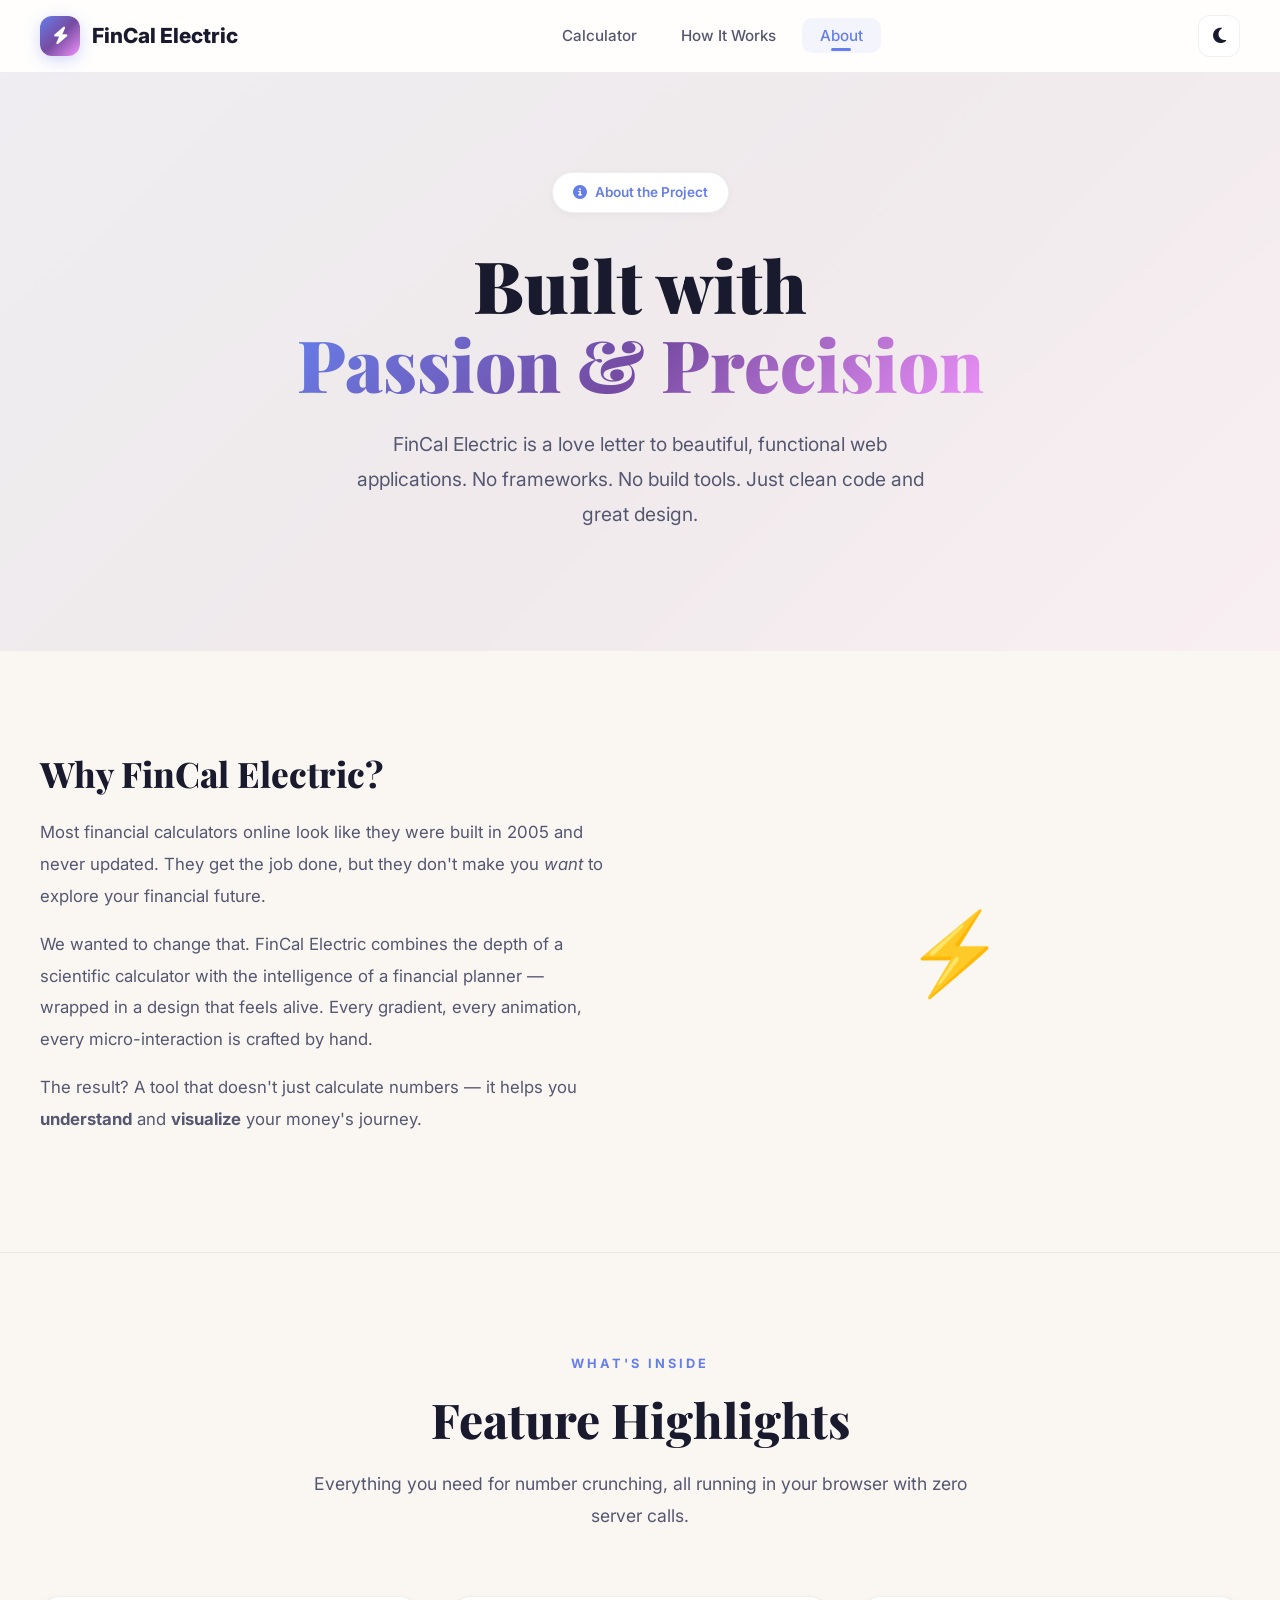
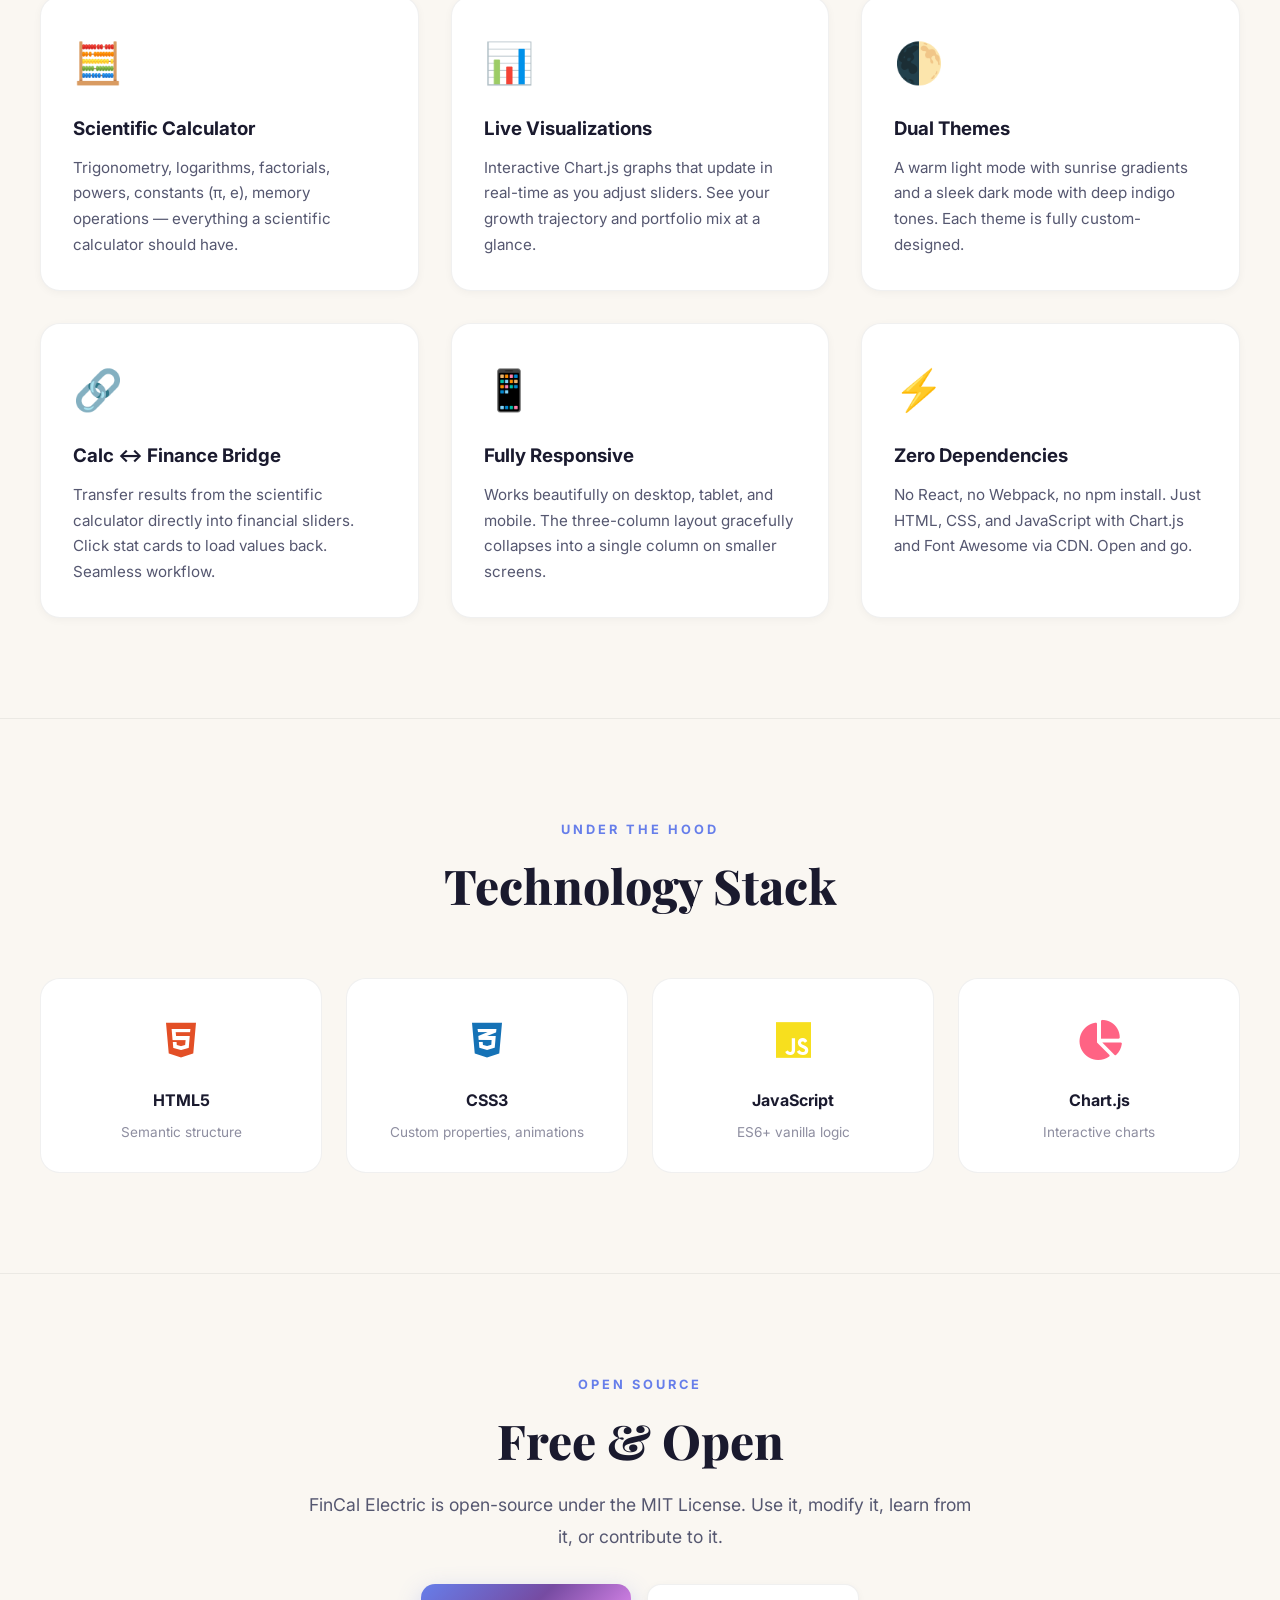
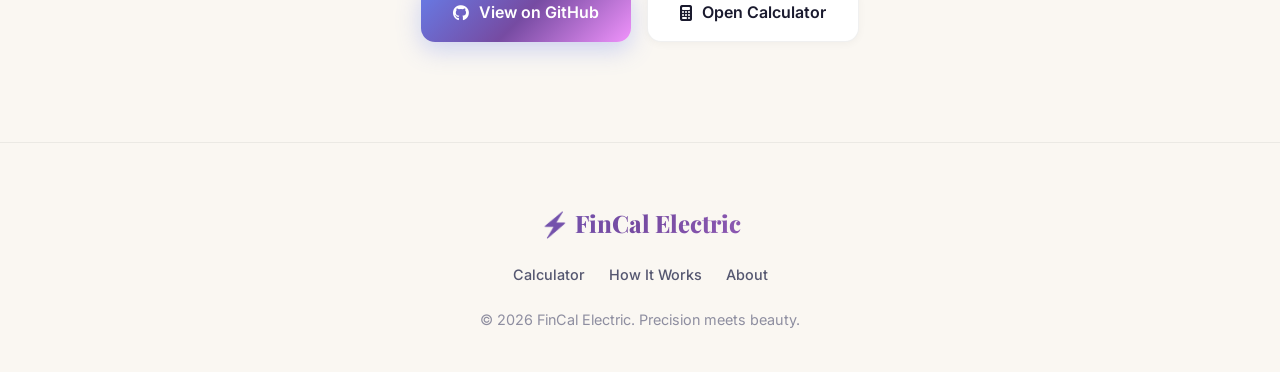
<file: about.html>
<!DOCTYPE html>
<html lang="en">

<head>
    <meta charset="UTF-8">
    <meta name="viewport" content="width=device-width, initial-scale=1.0">
    <title>About — FinCal Electric</title>
    <meta name="description"
        content="Learn about FinCal Electric — a premium scientific financial calculator built with modern web technologies.">
    <link rel="stylesheet" href="styles.css">
    <link href="https://cdnjs.cloudflare.com/ajax/libs/font-awesome/6.4.0/css/all.min.css" rel="stylesheet">
</head>

<body>

    <!-- Navigation -->
    <nav class="nav" id="main-nav">
        <div class="nav-inner">
            <a href="index.html" class="nav-logo">
                <div class="nav-logo-icon"><i class="fas fa-bolt"></i></div>
                FinCal Electric
            </a>
            <ul class="nav-links" id="nav-links">
                <li><a href="index.html">Calculator</a></li>
                <li><a href="how-it-works.html">How It Works</a></li>
                <li><a href="about.html" class="active">About</a></li>
            </ul>
            <div style="display:flex; align-items:center;">
                <button class="theme-btn" onclick="toggleTheme()" title="Toggle theme">
                    <i class="fas fa-moon" id="theme-icon"></i>
                </button>
                <button class="nav-hamburger" onclick="toggleNav()" aria-label="Menu">
                    <span></span><span></span><span></span>
                </button>
            </div>
        </div>
    </nav>

    <div class="page-content">
        <!-- Hero -->
        <section class="hero" style="padding:100px 0 80px;">
            <div class="hero-bg"></div>
            <div class="container hero-content">
                <div class="hero-badge"><i class="fas fa-info-circle"></i> About the Project</div>
                <h1 class="hero-title">
                    Built with<br>
                    <span class="gradient-text">Passion & Precision</span>
                </h1>
                <p class="hero-subtitle">
                    FinCal Electric is a love letter to beautiful, functional web applications. No frameworks. No build
                    tools. Just clean code and great design.
                </p>
            </div>
        </section>

        <!-- Story Section -->
        <section class="section">
            <div class="container">
                <div class="about-intro animate-on-scroll">
                    <div class="about-text">
                        <h2>Why FinCal Electric?</h2>
                        <p>
                            Most financial calculators online look like they were built in 2005 and never updated. They
                            get the job done, but they don't make you <em>want</em> to explore your financial future.
                        </p>
                        <p>
                            We wanted to change that. FinCal Electric combines the depth of a scientific calculator with
                            the intelligence of a financial planner — wrapped in a design that feels alive. Every
                            gradient, every animation, every micro-interaction is crafted by hand.
                        </p>
                        <p>
                            The result? A tool that doesn't just calculate numbers — it helps you
                            <strong>understand</strong> and <strong>visualize</strong> your money's journey.
                        </p>
                    </div>
                    <div class="about-visual">
                        <div class="about-visual-circle"></div>
                        <div class="about-visual-icon">⚡</div>
                    </div>
                </div>
            </div>
        </section>

        <!-- Features Section -->
        <section class="section">
            <div class="container">
                <div class="section-header animate-on-scroll">
                    <div class="section-eyebrow">What's Inside</div>
                    <h2 class="section-title">Feature Highlights</h2>
                    <p class="section-desc">Everything you need for number crunching, all running in your browser with
                        zero server calls.</p>
                </div>

                <div class="grid-3">
                    <div class="card animate-on-scroll delay-1">
                        <div style="font-size:2.5rem; margin-bottom:16px;">🧮</div>
                        <h3 style="font-weight:700; margin-bottom:10px;">Scientific Calculator</h3>
                        <p style="color:var(--text-secondary); font-size:0.95rem; line-height:1.7;">
                            Trigonometry, logarithms, factorials, powers, constants (π, e), memory operations —
                            everything a scientific calculator should have.
                        </p>
                    </div>
                    <div class="card animate-on-scroll delay-2">
                        <div style="font-size:2.5rem; margin-bottom:16px;">📊</div>
                        <h3 style="font-weight:700; margin-bottom:10px;">Live Visualizations</h3>
                        <p style="color:var(--text-secondary); font-size:0.95rem; line-height:1.7;">
                            Interactive Chart.js graphs that update in real-time as you adjust sliders. See your growth
                            trajectory and portfolio mix at a glance.
                        </p>
                    </div>
                    <div class="card animate-on-scroll delay-3">
                        <div style="font-size:2.5rem; margin-bottom:16px;">🌓</div>
                        <h3 style="font-weight:700; margin-bottom:10px;">Dual Themes</h3>
                        <p style="color:var(--text-secondary); font-size:0.95rem; line-height:1.7;">
                            A warm light mode with sunrise gradients and a sleek dark mode with deep indigo tones. Each
                            theme is fully custom-designed.
                        </p>
                    </div>
                    <div class="card animate-on-scroll delay-1">
                        <div style="font-size:2.5rem; margin-bottom:16px;">🔗</div>
                        <h3 style="font-weight:700; margin-bottom:10px;">Calc ↔ Finance Bridge</h3>
                        <p style="color:var(--text-secondary); font-size:0.95rem; line-height:1.7;">
                            Transfer results from the scientific calculator directly into financial sliders. Click stat
                            cards to load values back. Seamless workflow.
                        </p>
                    </div>
                    <div class="card animate-on-scroll delay-2">
                        <div style="font-size:2.5rem; margin-bottom:16px;">📱</div>
                        <h3 style="font-weight:700; margin-bottom:10px;">Fully Responsive</h3>
                        <p style="color:var(--text-secondary); font-size:0.95rem; line-height:1.7;">
                            Works beautifully on desktop, tablet, and mobile. The three-column layout gracefully
                            collapses into a single column on smaller screens.
                        </p>
                    </div>
                    <div class="card animate-on-scroll delay-3">
                        <div style="font-size:2.5rem; margin-bottom:16px;">⚡</div>
                        <h3 style="font-weight:700; margin-bottom:10px;">Zero Dependencies</h3>
                        <p style="color:var(--text-secondary); font-size:0.95rem; line-height:1.7;">
                            No React, no Webpack, no npm install. Just HTML, CSS, and JavaScript with Chart.js and Font
                            Awesome via CDN. Open and go.
                        </p>
                    </div>
                </div>
            </div>
        </section>

        <!-- Tech Stack -->
        <section class="section">
            <div class="container">
                <div class="section-header animate-on-scroll">
                    <div class="section-eyebrow">Under the Hood</div>
                    <h2 class="section-title">Technology Stack</h2>
                </div>

                <div class="grid-4 animate-on-scroll">
                    <div
                        style="text-align:center; padding:28px 20px; background:var(--card-bg); border:1px solid var(--card-border); border-radius:var(--radius-md);">
                        <div style="font-size:2.5rem; margin-bottom:12px;">
                            <i class="fab fa-html5" style="color:#E34F26;"></i>
                        </div>
                        <h4 style="font-weight:700; margin-bottom:6px;">HTML5</h4>
                        <p style="font-size:0.85rem; color:var(--text-muted);">Semantic structure</p>
                    </div>
                    <div
                        style="text-align:center; padding:28px 20px; background:var(--card-bg); border:1px solid var(--card-border); border-radius:var(--radius-md);">
                        <div style="font-size:2.5rem; margin-bottom:12px;">
                            <i class="fab fa-css3-alt" style="color:#1572B6;"></i>
                        </div>
                        <h4 style="font-weight:700; margin-bottom:6px;">CSS3</h4>
                        <p style="font-size:0.85rem; color:var(--text-muted);">Custom properties, animations</p>
                    </div>
                    <div
                        style="text-align:center; padding:28px 20px; background:var(--card-bg); border:1px solid var(--card-border); border-radius:var(--radius-md);">
                        <div style="font-size:2.5rem; margin-bottom:12px;">
                            <i class="fab fa-js" style="color:#F7DF1E;"></i>
                        </div>
                        <h4 style="font-weight:700; margin-bottom:6px;">JavaScript</h4>
                        <p style="font-size:0.85rem; color:var(--text-muted);">ES6+ vanilla logic</p>
                    </div>
                    <div
                        style="text-align:center; padding:28px 20px; background:var(--card-bg); border:1px solid var(--card-border); border-radius:var(--radius-md);">
                        <div style="font-size:2.5rem; margin-bottom:12px;">
                            <i class="fas fa-chart-pie" style="color:#FF6384;"></i>
                        </div>
                        <h4 style="font-weight:700; margin-bottom:6px;">Chart.js</h4>
                        <p style="font-size:0.85rem; color:var(--text-muted);">Interactive charts</p>
                    </div>
                </div>
            </div>
        </section>

        <!-- Open Source -->
        <section class="section" style="text-align:center;">
            <div class="container animate-on-scroll">
                <div class="section-header" style="margin-bottom:32px;">
                    <div class="section-eyebrow">Open Source</div>
                    <h2 class="section-title">Free & Open</h2>
                    <p class="section-desc">
                        FinCal Electric is open-source under the MIT License. Use it, modify it, learn from it, or
                        contribute to it.
                    </p>
                </div>
                <div style="display:flex; gap:16px; justify-content:center; flex-wrap:wrap;">
                    <a href="https://github.com/contactmohitsilhare-glitch/FinCal-Electric" target="_blank"
                        class="btn btn-primary">
                        <i class="fab fa-github"></i> View on GitHub
                    </a>
                    <a href="index.html" class="btn btn-secondary">
                        <i class="fas fa-calculator"></i> Open Calculator
                    </a>
                </div>
            </div>
        </section>
    </div>

    <!-- Footer -->
    <footer class="footer">
        <div class="container">
            <div class="footer-logo">⚡ FinCal Electric</div>
            <div class="footer-links">
                <a href="index.html">Calculator</a>
                <a href="how-it-works.html">How It Works</a>
                <a href="about.html">About</a>
            </div>
            <p style="margin-top:20px;">© 2026 FinCal Electric. Precision meets beauty.</p>
        </div>
    </footer>

    <script src="app.js"></script>
</body>

</html>
</file>
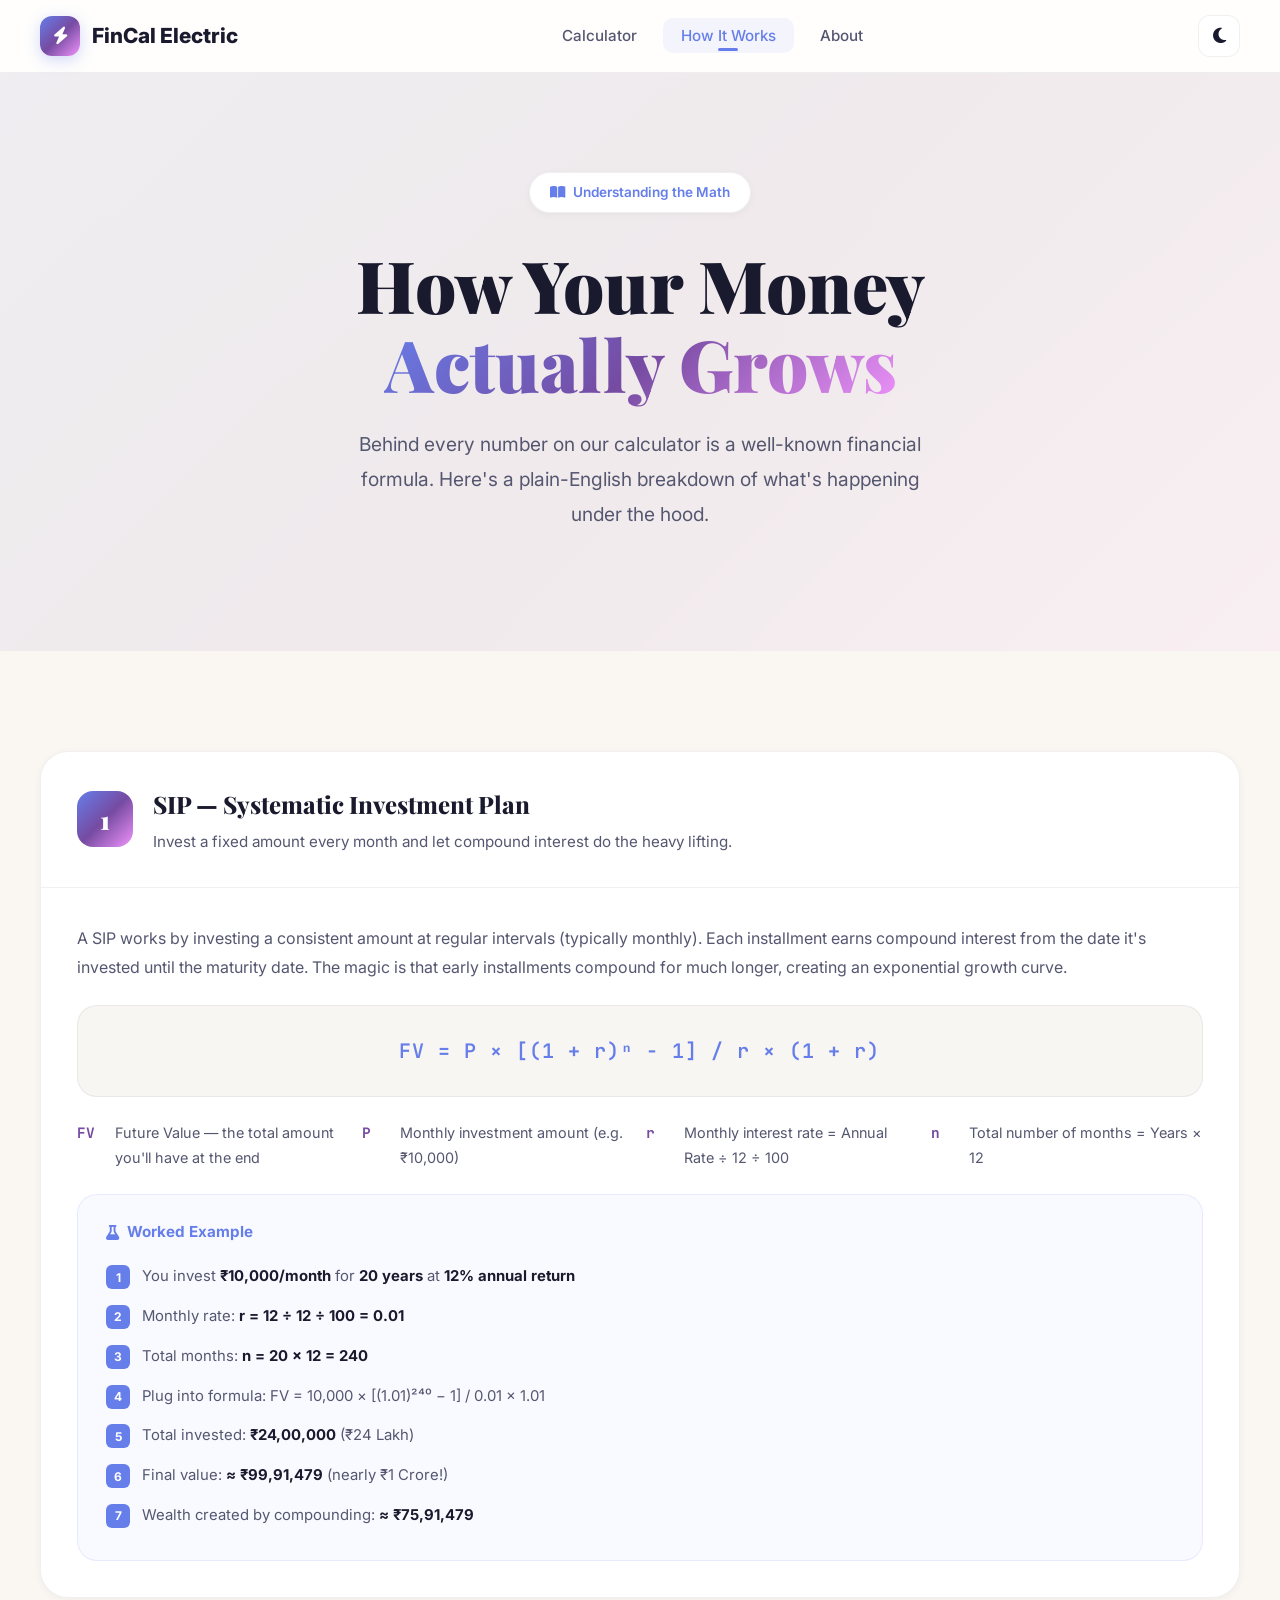
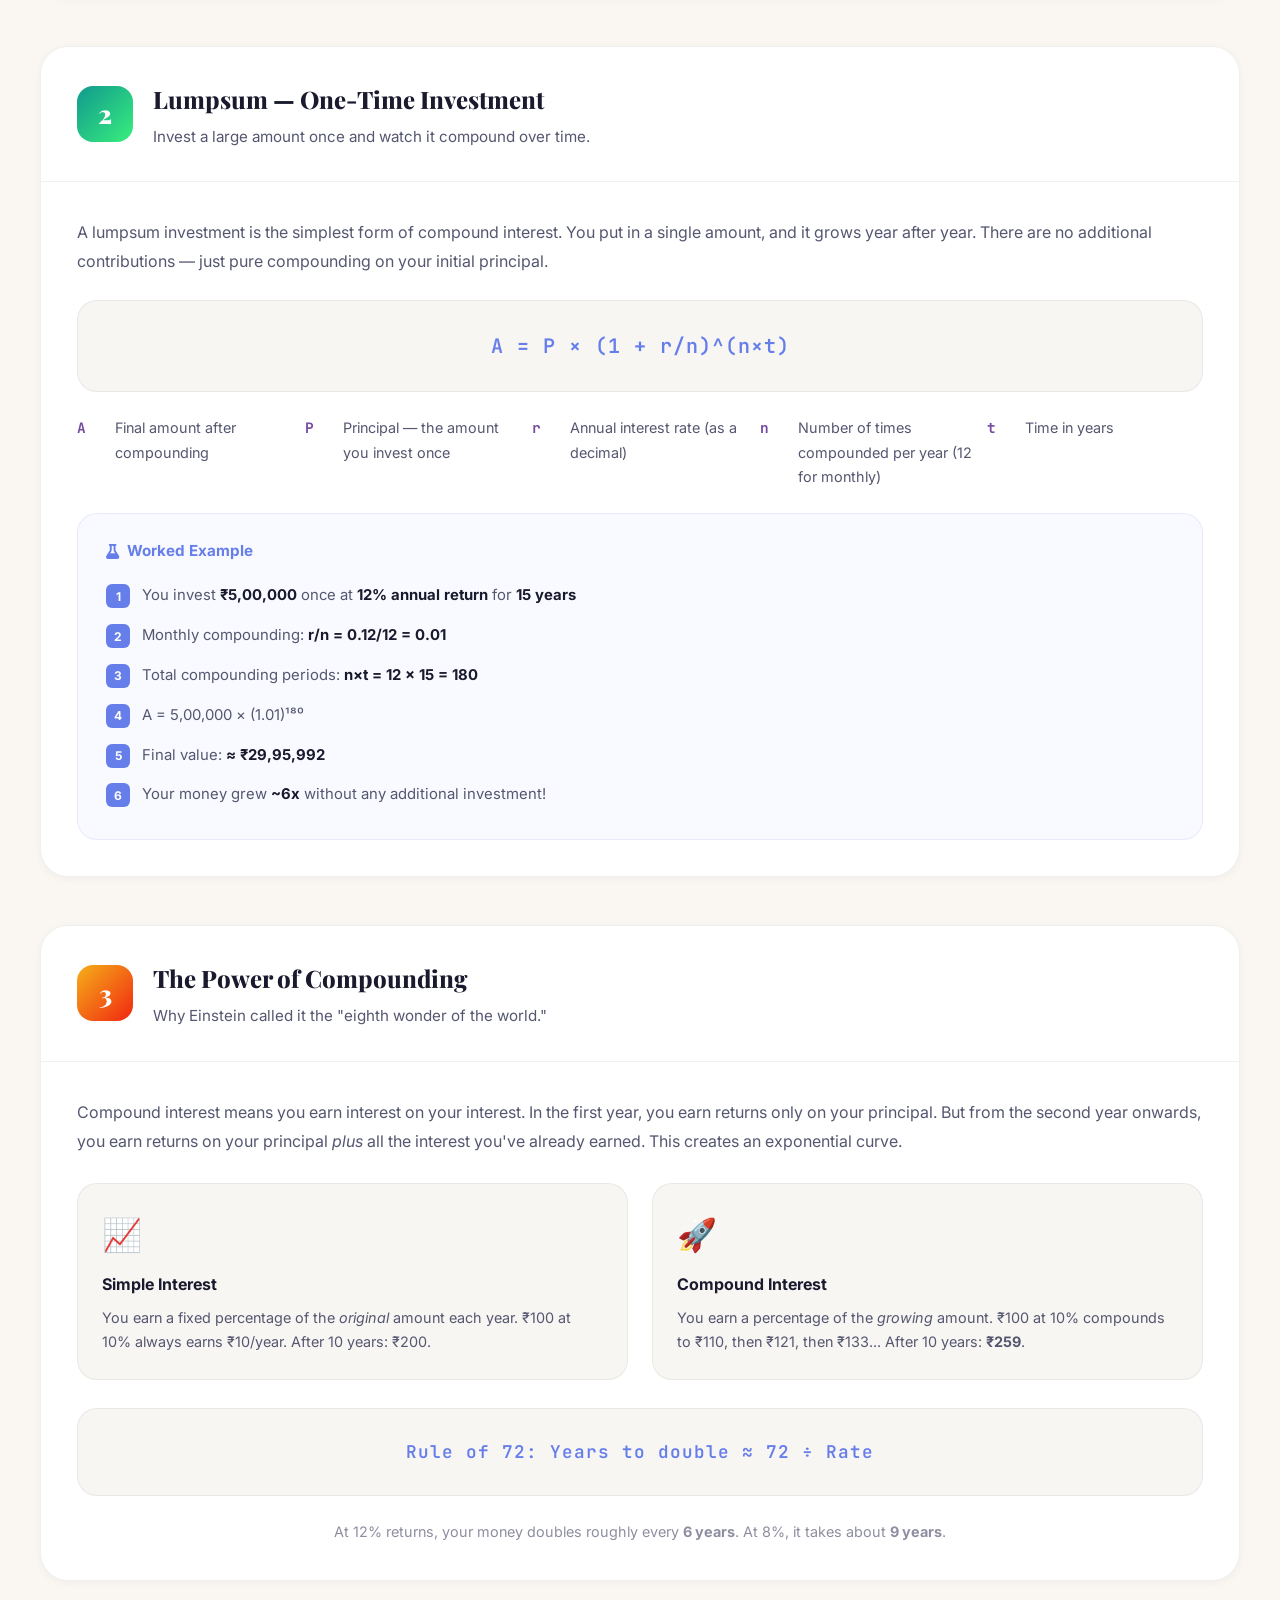
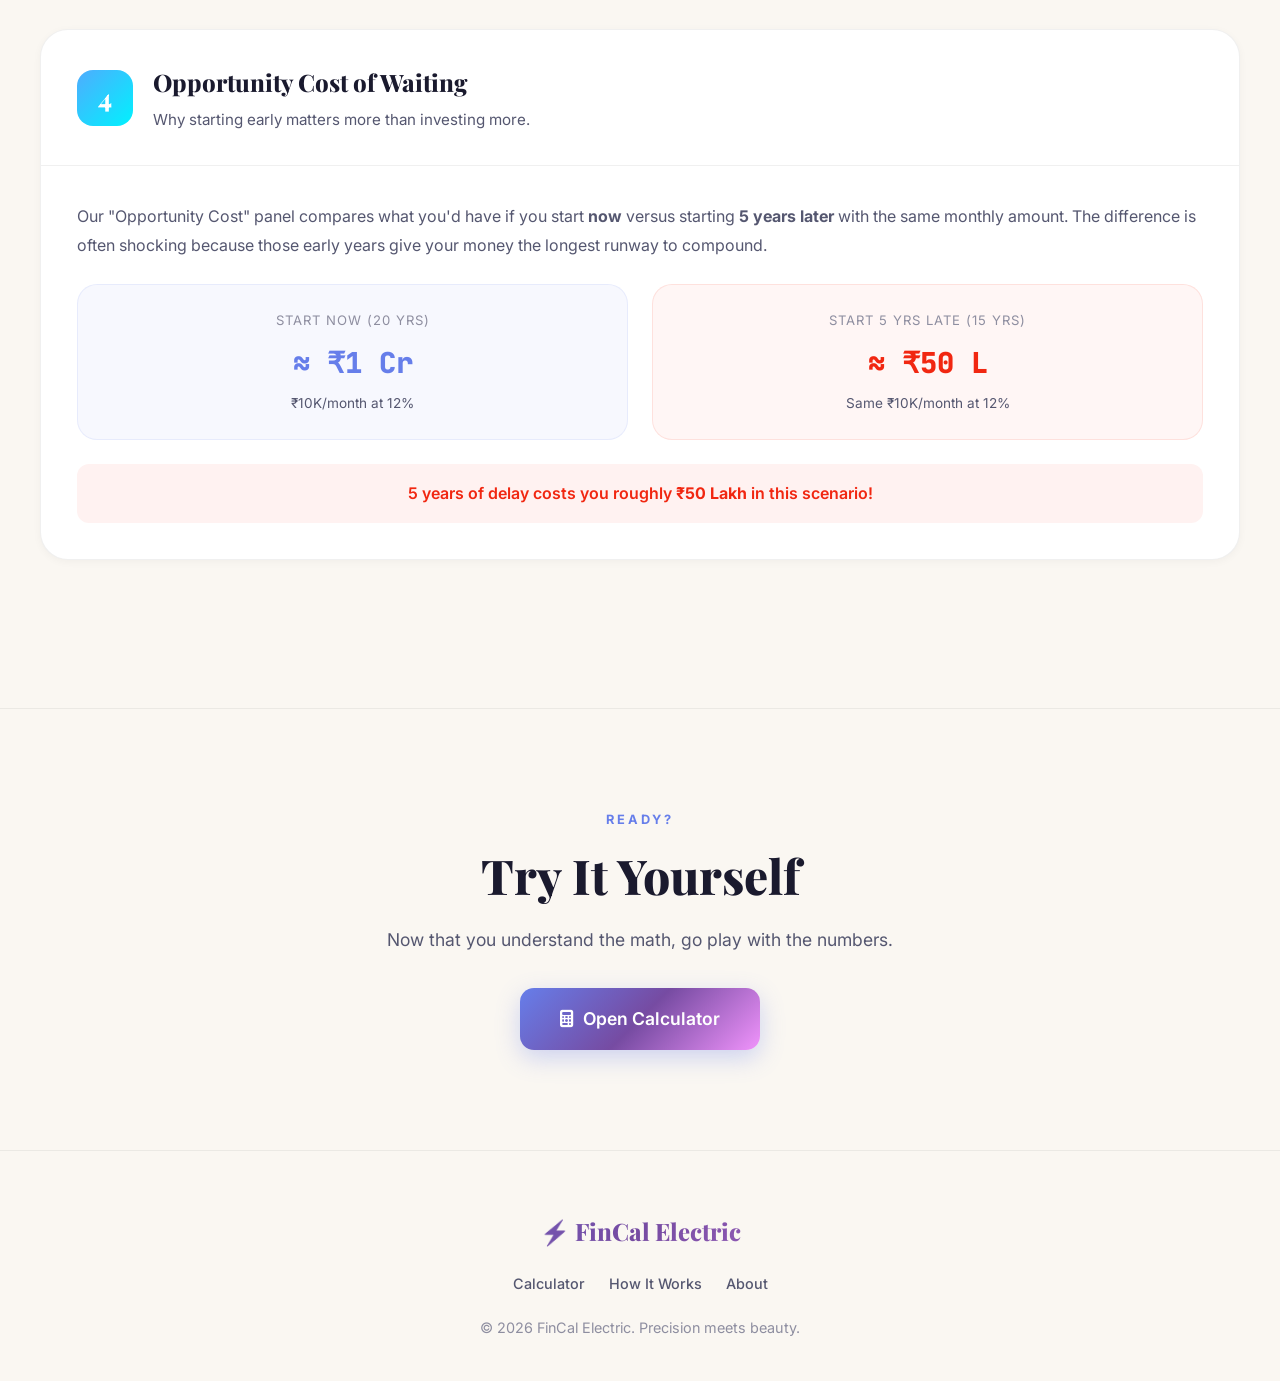
<file: how-it-works.html>
<!DOCTYPE html>
<html lang="en">

<head>
    <meta charset="UTF-8">
    <meta name="viewport" content="width=device-width, initial-scale=1.0">
    <title>How It Works — FinCal Electric</title>
    <meta name="description"
        content="Understand the mathematics behind SIP, Lumpsum, and compound interest calculations used in FinCal Electric.">
    <link rel="stylesheet" href="styles.css">
    <link href="https://cdnjs.cloudflare.com/ajax/libs/font-awesome/6.4.0/css/all.min.css" rel="stylesheet">
</head>

<body>

    <!-- Navigation -->
    <nav class="nav" id="main-nav">
        <div class="nav-inner">
            <a href="index.html" class="nav-logo">
                <div class="nav-logo-icon"><i class="fas fa-bolt"></i></div>
                FinCal Electric
            </a>
            <ul class="nav-links" id="nav-links">
                <li><a href="index.html">Calculator</a></li>
                <li><a href="how-it-works.html" class="active">How It Works</a></li>
                <li><a href="about.html">About</a></li>
            </ul>
            <div style="display:flex; align-items:center;">
                <button class="theme-btn" onclick="toggleTheme()" title="Toggle theme">
                    <i class="fas fa-moon" id="theme-icon"></i>
                </button>
                <button class="nav-hamburger" onclick="toggleNav()" aria-label="Menu">
                    <span></span><span></span><span></span>
                </button>
            </div>
        </div>
    </nav>

    <div class="page-content">
        <!-- Hero -->
        <section class="hero" style="padding:100px 0 80px;">
            <div class="hero-bg"></div>
            <div class="container hero-content">
                <div class="hero-badge"><i class="fas fa-book-open"></i> Understanding the Math</div>
                <h1 class="hero-title">
                    How Your Money<br>
                    <span class="gradient-text">Actually Grows</span>
                </h1>
                <p class="hero-subtitle">
                    Behind every number on our calculator is a well-known financial formula. Here's a plain-English
                    breakdown of what's happening under the hood.
                </p>
            </div>
        </section>

        <!-- SIP Formula -->
        <section class="section">
            <div class="container">
                <div class="formula-card animate-on-scroll">
                    <div class="formula-card-header">
                        <div class="formula-number" style="background:var(--bg-gradient-hero);">1</div>
                        <div>
                            <h3>SIP — Systematic Investment Plan</h3>
                            <p>Invest a fixed amount every month and let compound interest do the heavy lifting.</p>
                        </div>
                    </div>
                    <div class="formula-card-body">
                        <p style="color:var(--text-secondary); line-height:1.8; margin-bottom:16px;">
                            A SIP works by investing a consistent amount at regular intervals (typically monthly). Each
                            installment earns compound interest from the date it's invested until the maturity date. The
                            magic is that early installments compound for much longer, creating an exponential growth
                            curve.
                        </p>

                        <div class="formula-box">
                            <div class="formula-math">FV = P × [(1 + r)ⁿ − 1] / r × (1 + r)</div>
                        </div>

                        <div class="formula-legend">
                            <div class="legend-item">
                                <span class="legend-symbol">FV</span>
                                <span>Future Value — the total amount you'll have at the end</span>
                            </div>
                            <div class="legend-item">
                                <span class="legend-symbol">P</span>
                                <span>Monthly investment amount (e.g. ₹10,000)</span>
                            </div>
                            <div class="legend-item">
                                <span class="legend-symbol">r</span>
                                <span>Monthly interest rate = Annual Rate ÷ 12 ÷ 100</span>
                            </div>
                            <div class="legend-item">
                                <span class="legend-symbol">n</span>
                                <span>Total number of months = Years × 12</span>
                            </div>
                        </div>

                        <div class="example-box">
                            <div class="example-title"><i class="fas fa-flask"></i> Worked Example</div>
                            <ol class="example-steps">
                                <li>You invest <strong>₹10,000/month</strong> for <strong>20 years</strong> at
                                    <strong>12% annual return</strong></li>
                                <li>Monthly rate: <strong>r = 12 ÷ 12 ÷ 100 = 0.01</strong></li>
                                <li>Total months: <strong>n = 20 × 12 = 240</strong></li>
                                <li>Plug into formula: FV = 10,000 × [(1.01)²⁴⁰ − 1] / 0.01 × 1.01</li>
                                <li>Total invested: <strong>₹24,00,000</strong> (₹24 Lakh)</li>
                                <li>Final value: <strong>≈ ₹99,91,479</strong> (nearly ₹1 Crore!)</li>
                                <li>Wealth created by compounding: <strong>≈ ₹75,91,479</strong></li>
                            </ol>
                        </div>
                    </div>
                </div>

                <!-- Lumpsum Formula -->
                <div class="formula-card animate-on-scroll">
                    <div class="formula-card-header">
                        <div class="formula-number" style="background:var(--bg-gradient-mint);">2</div>
                        <div>
                            <h3>Lumpsum — One-Time Investment</h3>
                            <p>Invest a large amount once and watch it compound over time.</p>
                        </div>
                    </div>
                    <div class="formula-card-body">
                        <p style="color:var(--text-secondary); line-height:1.8; margin-bottom:16px;">
                            A lumpsum investment is the simplest form of compound interest. You put in a single amount,
                            and it grows year after year. There are no additional contributions — just pure compounding
                            on your initial principal.
                        </p>

                        <div class="formula-box">
                            <div class="formula-math">A = P × (1 + r/n)^(n×t)</div>
                        </div>

                        <div class="formula-legend">
                            <div class="legend-item">
                                <span class="legend-symbol">A</span>
                                <span>Final amount after compounding</span>
                            </div>
                            <div class="legend-item">
                                <span class="legend-symbol">P</span>
                                <span>Principal — the amount you invest once</span>
                            </div>
                            <div class="legend-item">
                                <span class="legend-symbol">r</span>
                                <span>Annual interest rate (as a decimal)</span>
                            </div>
                            <div class="legend-item">
                                <span class="legend-symbol">n</span>
                                <span>Number of times compounded per year (12 for monthly)</span>
                            </div>
                            <div class="legend-item">
                                <span class="legend-symbol">t</span>
                                <span>Time in years</span>
                            </div>
                        </div>

                        <div class="example-box">
                            <div class="example-title"><i class="fas fa-flask"></i> Worked Example</div>
                            <ol class="example-steps">
                                <li>You invest <strong>₹5,00,000</strong> once at <strong>12% annual return</strong> for
                                    <strong>15 years</strong></li>
                                <li>Monthly compounding: <strong>r/n = 0.12/12 = 0.01</strong></li>
                                <li>Total compounding periods: <strong>n×t = 12 × 15 = 180</strong></li>
                                <li>A = 5,00,000 × (1.01)¹⁸⁰</li>
                                <li>Final value: <strong>≈ ₹29,95,992</strong></li>
                                <li>Your money grew <strong>~6x</strong> without any additional investment!</li>
                            </ol>
                        </div>
                    </div>
                </div>

                <!-- Compound Interest Explained -->
                <div class="formula-card animate-on-scroll">
                    <div class="formula-card-header">
                        <div class="formula-number" style="background:var(--bg-gradient-warm);">3</div>
                        <div>
                            <h3>The Power of Compounding</h3>
                            <p>Why Einstein called it the "eighth wonder of the world."</p>
                        </div>
                    </div>
                    <div class="formula-card-body">
                        <p style="color:var(--text-secondary); line-height:1.8; margin-bottom:16px;">
                            Compound interest means you earn interest on your interest. In the first year, you earn
                            returns only on your principal. But from the second year onwards, you earn returns on your
                            principal <em>plus</em> all the interest you've already earned. This creates an exponential
                            curve.
                        </p>

                        <div
                            style="display:grid; grid-template-columns:repeat(auto-fit, minmax(260px,1fr)); gap:24px; margin:28px 0;">
                            <div
                                style="padding:24px; background:var(--card-bg-alt); border-radius:var(--radius-md); border:1px solid var(--card-border);">
                                <div style="font-size:2rem; margin-bottom:8px;">📈</div>
                                <h4 style="font-weight:700; margin-bottom:8px;">Simple Interest</h4>
                                <p style="font-size:0.9rem; color:var(--text-secondary); line-height:1.7;">
                                    You earn a fixed percentage of the <em>original</em> amount each year. ₹100 at 10%
                                    always earns ₹10/year. After 10 years: ₹200.
                                </p>
                            </div>
                            <div
                                style="padding:24px; background:var(--card-bg-alt); border-radius:var(--radius-md); border:1px solid var(--card-border);">
                                <div style="font-size:2rem; margin-bottom:8px;">🚀</div>
                                <h4 style="font-weight:700; margin-bottom:8px;">Compound Interest</h4>
                                <p style="font-size:0.9rem; color:var(--text-secondary); line-height:1.7;">
                                    You earn a percentage of the <em>growing</em> amount. ₹100 at 10% compounds to ₹110,
                                    then ₹121, then ₹133... After 10 years: <strong>₹259</strong>.
                                </p>
                            </div>
                        </div>

                        <div class="formula-box">
                            <div class="formula-math" style="font-size:1.1rem;">
                                Rule of 72: Years to double ≈ 72 ÷ Rate
                            </div>
                        </div>
                        <p style="text-align:center; color:var(--text-muted); font-size:0.9rem; margin-top:12px;">
                            At 12% returns, your money doubles roughly every <strong>6 years</strong>.
                            At 8%, it takes about <strong>9 years</strong>.
                        </p>
                    </div>
                </div>

                <!-- Opportunity Cost -->
                <div class="formula-card animate-on-scroll">
                    <div class="formula-card-header">
                        <div class="formula-number" style="background:var(--bg-gradient-accent);">4</div>
                        <div>
                            <h3>Opportunity Cost of Waiting</h3>
                            <p>Why starting early matters more than investing more.</p>
                        </div>
                    </div>
                    <div class="formula-card-body">
                        <p style="color:var(--text-secondary); line-height:1.8; margin-bottom:16px;">
                            Our "Opportunity Cost" panel compares what you'd have if you start <strong>now</strong>
                            versus starting <strong>5 years later</strong> with the same monthly amount. The difference
                            is often shocking because those early years give your money the longest runway to compound.
                        </p>

                        <div style="display:grid; grid-template-columns:1fr 1fr; gap:24px; margin:24px 0;">
                            <div
                                style="padding:24px; background:rgba(102,126,234,0.05); border-radius:var(--radius-md); border:1px solid rgba(102,126,234,0.1); text-align:center;">
                                <div
                                    style="font-size:0.82rem; color:var(--text-muted); text-transform:uppercase; letter-spacing:1px; margin-bottom:8px;">
                                    Start Now (20 yrs)</div>
                                <div
                                    style="font-size:1.8rem; font-weight:900; color:var(--accent-primary); font-family:'JetBrains Mono',monospace;">
                                    ≈ ₹1 Cr</div>
                                <div style="font-size:0.85rem; color:var(--text-secondary); margin-top:4px;">₹10K/month
                                    at 12%</div>
                            </div>
                            <div
                                style="padding:24px; background:rgba(241,39,17,0.04); border-radius:var(--radius-md); border:1px solid rgba(241,39,17,0.1); text-align:center;">
                                <div
                                    style="font-size:0.82rem; color:var(--text-muted); text-transform:uppercase; letter-spacing:1px; margin-bottom:8px;">
                                    Start 5 Yrs Late (15 yrs)</div>
                                <div
                                    style="font-size:1.8rem; font-weight:900; color:var(--danger); font-family:'JetBrains Mono',monospace;">
                                    ≈ ₹50 L</div>
                                <div style="font-size:0.85rem; color:var(--text-secondary); margin-top:4px;">Same
                                    ₹10K/month at 12%</div>
                            </div>
                        </div>

                        <div
                            style="padding:16px; background:rgba(241,39,17,0.06); border-radius:var(--radius-sm); text-align:center; color:var(--danger); font-weight:600;">
                            5 years of delay costs you roughly <strong>₹50 Lakh</strong> in this scenario!
                        </div>
                    </div>
                </div>

            </div>
        </section>

        <!-- CTA -->
        <section class="section" style="text-align:center;">
            <div class="container animate-on-scroll">
                <div class="section-header" style="margin-bottom:32px;">
                    <div class="section-eyebrow">Ready?</div>
                    <h2 class="section-title">Try It Yourself</h2>
                    <p class="section-desc">Now that you understand the math, go play with the numbers.</p>
                </div>
                <a href="index.html" class="btn btn-primary" style="font-size:1.1rem; padding:16px 40px;">
                    <i class="fas fa-calculator"></i> Open Calculator
                </a>
            </div>
        </section>
    </div>

    <!-- Footer -->
    <footer class="footer">
        <div class="container">
            <div class="footer-logo">⚡ FinCal Electric</div>
            <div class="footer-links">
                <a href="index.html">Calculator</a>
                <a href="how-it-works.html">How It Works</a>
                <a href="about.html">About</a>
            </div>
            <p style="margin-top:20px;">© 2026 FinCal Electric. Precision meets beauty.</p>
        </div>
    </footer>

    <script src="app.js"></script>
</body>

</html>
</file>
<file: styles.css>
@import url('https://fonts.googleapis.com/css2?family=Inter:wght@300;400;500;600;700;800;900&family=JetBrains+Mono:wght@400;600&family=Playfair+Display:wght@700;800;900&display=swap');

/* ═══════════════════════════════════════
   RESET & BASE
   ═══════════════════════════════════════ */
* { margin: 0; padding: 0; box-sizing: border-box; }

:root {
    /* LIGHT THEME - warm sunrise */
    --bg-primary: #faf7f2;
    --bg-secondary: #fff;
    --bg-gradient-hero: linear-gradient(135deg, #667eea 0%, #764ba2 50%, #f093fb 100%);
    --bg-gradient-accent: linear-gradient(135deg, #4facfe 0%, #00f2fe 100%);
    --bg-gradient-warm: linear-gradient(135deg, #f5af19 0%, #f12711 100%);
    --bg-gradient-mint: linear-gradient(135deg, #11998e 0%, #38ef7d 100%);
    --bg-gradient-sunset: linear-gradient(120deg, #e0c3fc 0%, #8ec5fc 100%);

    --card-bg: #ffffff;
    --card-bg-alt: #f8f6f3;
    --card-border: rgba(0, 0, 0, 0.06);

    --text-primary: #1a1a2e;
    --text-secondary: #555770;
    --text-muted: #8e8ea0;

    --accent-primary: #667eea;
    --accent-secondary: #764ba2;
    --accent-warm: #f5af19;

    --success: #38ef7d;
    --warning: #f5af19;
    --danger: #f12711;

    --shadow-sm: 0 2px 8px rgba(0, 0, 0, 0.04);
    --shadow-md: 0 8px 30px rgba(0, 0, 0, 0.08);
    --shadow-lg: 0 20px 60px rgba(0, 0, 0, 0.1);
    --shadow-glow: 0 0 40px rgba(102, 126, 234, 0.15);

    --radius-sm: 12px;
    --radius-md: 20px;
    --radius-lg: 28px;
    --radius-xl: 36px;

    --nav-bg: rgba(255, 255, 255, 0.85);
    --nav-border: rgba(0, 0, 0, 0.06);
}

[data-theme="dark"] {
    --bg-primary: #0a0a1a;
    --bg-secondary: #12122a;
    --bg-gradient-hero: linear-gradient(135deg, #0f0c29 0%, #302b63 50%, #24243e 100%);

    --card-bg: rgba(22, 22, 50, 0.95);
    --card-bg-alt: rgba(30, 30, 65, 0.8);
    --card-border: rgba(255, 255, 255, 0.06);

    --text-primary: #eeeef5;
    --text-secondary: #a0a0c0;
    --text-muted: #6a6a90;

    --accent-primary: #818cf8;
    --accent-secondary: #a78bfa;

    --shadow-sm: 0 2px 8px rgba(0, 0, 0, 0.3);
    --shadow-md: 0 8px 30px rgba(0, 0, 0, 0.4);
    --shadow-lg: 0 20px 60px rgba(0, 0, 0, 0.5);
    --shadow-glow: 0 0 60px rgba(129, 140, 248, 0.1);

    --nav-bg: rgba(10, 10, 26, 0.9);
    --nav-border: rgba(255, 255, 255, 0.05);
}

body {
    font-family: 'Inter', -apple-system, BlinkMacSystemFont, sans-serif;
    background: var(--bg-primary);
    color: var(--text-primary);
    line-height: 1.7;
    -webkit-font-smoothing: antialiased;
    -moz-osx-font-smoothing: grayscale;
    overflow-x: hidden;
    transition: background 0.5s ease, color 0.5s ease;
}

/* ═══════════════════════════════════════
   NAVIGATION
   ═══════════════════════════════════════ */
.nav {
    position: fixed;
    top: 0; left: 0; right: 0;
    z-index: 1000;
    background: var(--nav-bg);
    backdrop-filter: blur(20px) saturate(180%);
    -webkit-backdrop-filter: blur(20px) saturate(180%);
    border-bottom: 1px solid var(--nav-border);
    transition: all 0.3s ease;
}
.nav.scrolled {
    box-shadow: var(--shadow-md);
}
.nav-inner {
    max-width: 1400px;
    margin: 0 auto;
    padding: 0 40px;
    height: 72px;
    display: flex;
    align-items: center;
    justify-content: space-between;
}
.nav-logo {
    display: flex;
    align-items: center;
    gap: 12px;
    text-decoration: none;
    color: var(--text-primary);
    font-weight: 800;
    font-size: 1.3rem;
}
.nav-logo-icon {
    width: 40px; height: 40px;
    background: var(--bg-gradient-hero);
    border-radius: 12px;
    display: flex;
    align-items: center;
    justify-content: center;
    color: white;
    font-size: 1.1rem;
    box-shadow: 0 4px 15px rgba(102, 126, 234, 0.3);
}
.nav-links {
    display: flex;
    align-items: center;
    gap: 8px;
    list-style: none;
}
.nav-links a {
    text-decoration: none;
    color: var(--text-secondary);
    font-weight: 500;
    font-size: 0.95rem;
    padding: 8px 18px;
    border-radius: 10px;
    transition: all 0.25s ease;
    position: relative;
}
.nav-links a:hover,
.nav-links a.active {
    color: var(--accent-primary);
    background: rgba(102, 126, 234, 0.08);
}
.nav-links a.active::after {
    content: '';
    position: absolute;
    bottom: 2px; left: 50%;
    transform: translateX(-50%);
    width: 20px; height: 3px;
    background: var(--accent-primary);
    border-radius: 2px;
}
.theme-btn {
    width: 42px; height: 42px;
    border: 1px solid var(--card-border);
    background: var(--card-bg);
    border-radius: 12px;
    cursor: pointer;
    display: flex;
    align-items: center;
    justify-content: center;
    font-size: 1.1rem;
    color: var(--text-primary);
    transition: all 0.25s ease;
    margin-left: 12px;
}
.theme-btn:hover {
    transform: scale(1.08);
    box-shadow: var(--shadow-sm);
}

/* Mobile Nav */
.nav-hamburger {
    display: none;
    flex-direction: column;
    gap: 5px;
    cursor: pointer;
    background: none;
    border: none;
    padding: 8px;
}
.nav-hamburger span {
    width: 22px; height: 2px;
    background: var(--text-primary);
    border-radius: 2px;
    transition: 0.3s;
}

@media (max-width: 768px) {
    .nav-hamburger { display: flex; }
    .nav-links {
        position: fixed;
        top: 72px; left: 0; right: 0;
        background: var(--nav-bg);
        backdrop-filter: blur(20px);
        flex-direction: column;
        padding: 20px;
        gap: 4px;
        border-bottom: 1px solid var(--nav-border);
        transform: translateY(-120%);
        transition: transform 0.35s ease;
    }
    .nav-links.open { transform: translateY(0); }
    .nav-links a { padding: 12px 20px; width: 100%; }
    .nav-inner { padding: 0 20px; }
}

/* ═══════════════════════════════════════
   LAYOUT
   ═══════════════════════════════════════ */
.page-content {
    padding-top: 72px;
}
.container {
    max-width: 1400px;
    margin: 0 auto;
    padding: 0 40px;
}
@media (max-width: 768px) {
    .container { padding: 0 20px; }
}
.section {
    padding: 100px 0;
}
.section + .section {
    border-top: 1px solid var(--card-border);
}

/* ═══════════════════════════════════════
   HERO
   ═══════════════════════════════════════ */
.hero {
    position: relative;
    padding: 120px 0 100px;
    overflow: hidden;
}
.hero-bg {
    position: absolute;
    inset: 0;
    background: var(--bg-gradient-hero);
    opacity: 0.07;
    z-index: 0;
}
.hero-bg::after {
    content: '';
    position: absolute;
    inset: 0;
    background: radial-gradient(ellipse 80% 60% at 50% 0%, rgba(102, 126, 234, 0.15), transparent);
}
.hero-content {
    position: relative;
    z-index: 1;
    text-align: center;
    max-width: 800px;
    margin: 0 auto;
}
.hero-badge {
    display: inline-flex;
    align-items: center;
    gap: 8px;
    padding: 8px 20px;
    background: var(--card-bg);
    border: 1px solid var(--card-border);
    border-radius: 50px;
    font-size: 0.85rem;
    font-weight: 600;
    color: var(--accent-primary);
    margin-bottom: 32px;
    box-shadow: var(--shadow-sm);
    animation: fadeUp 0.8s ease-out;
}
.hero-title {
    font-family: 'Playfair Display', serif;
    font-size: clamp(2.8rem, 6vw, 4.5rem);
    font-weight: 900;
    line-height: 1.1;
    margin-bottom: 24px;
    animation: fadeUp 0.8s ease-out 0.1s both;
}
.hero-title .gradient-text {
    background: var(--bg-gradient-hero);
    -webkit-background-clip: text;
    -webkit-text-fill-color: transparent;
    background-clip: text;
}
.hero-subtitle {
    font-size: 1.2rem;
    color: var(--text-secondary);
    max-width: 600px;
    margin: 0 auto 40px;
    line-height: 1.8;
    animation: fadeUp 0.8s ease-out 0.2s both;
}
.hero-actions {
    display: flex;
    gap: 16px;
    justify-content: center;
    flex-wrap: wrap;
    animation: fadeUp 0.8s ease-out 0.3s both;
}

/* ═══════════════════════════════════════
   BUTTONS
   ═══════════════════════════════════════ */
.btn {
    display: inline-flex;
    align-items: center;
    gap: 10px;
    padding: 14px 32px;
    border-radius: 14px;
    font-weight: 600;
    font-size: 1rem;
    text-decoration: none;
    cursor: pointer;
    border: none;
    transition: all 0.3s ease;
    font-family: inherit;
}
.btn-primary {
    background: var(--bg-gradient-hero);
    color: white;
    box-shadow: 0 8px 25px rgba(102, 126, 234, 0.3);
}
.btn-primary:hover {
    transform: translateY(-3px);
    box-shadow: 0 12px 35px rgba(102, 126, 234, 0.4);
}
.btn-secondary {
    background: var(--card-bg);
    color: var(--text-primary);
    border: 1px solid var(--card-border);
    box-shadow: var(--shadow-sm);
}
.btn-secondary:hover {
    transform: translateY(-3px);
    box-shadow: var(--shadow-md);
}

/* ═══════════════════════════════════════
   CARDS
   ═══════════════════════════════════════ */
.card {
    background: var(--card-bg);
    border: 1px solid var(--card-border);
    border-radius: var(--radius-md);
    padding: 32px;
    box-shadow: var(--shadow-sm);
    transition: all 0.35s ease;
}
.card:hover {
    box-shadow: var(--shadow-md);
    transform: translateY(-4px);
}
.card-glass {
    background: var(--card-bg);
    backdrop-filter: blur(12px);
    -webkit-backdrop-filter: blur(12px);
    border: 1px solid var(--card-border);
    border-radius: var(--radius-md);
    padding: 32px;
}

/* ═══════════════════════════════════════
   SECTION HEADERS
   ═══════════════════════════════════════ */
.section-header {
    text-align: center;
    max-width: 680px;
    margin: 0 auto 64px;
}
.section-eyebrow {
    font-size: 0.8rem;
    font-weight: 700;
    text-transform: uppercase;
    letter-spacing: 3px;
    color: var(--accent-primary);
    margin-bottom: 16px;
}
.section-title {
    font-family: 'Playfair Display', serif;
    font-size: clamp(2rem, 4vw, 3rem);
    font-weight: 800;
    line-height: 1.2;
    margin-bottom: 20px;
}
.section-desc {
    font-size: 1.1rem;
    color: var(--text-secondary);
    line-height: 1.8;
}

/* ═══════════════════════════════════════
   GRID SYSTEM
   ═══════════════════════════════════════ */
.grid-2 {
    display: grid;
    grid-template-columns: repeat(2, 1fr);
    gap: 32px;
}
.grid-3 {
    display: grid;
    grid-template-columns: repeat(3, 1fr);
    gap: 32px;
}
.grid-4 {
    display: grid;
    grid-template-columns: repeat(4, 1fr);
    gap: 24px;
}
@media (max-width: 1024px) {
    .grid-3 { grid-template-columns: repeat(2, 1fr); }
    .grid-4 { grid-template-columns: repeat(2, 1fr); }
}
@media (max-width: 768px) {
    .grid-2, .grid-3, .grid-4 { grid-template-columns: 1fr; }
}

/* ═══════════════════════════════════════
   STAT CARDS
   ═══════════════════════════════════════ */
.stat-card {
    background: var(--card-bg);
    border: 1px solid var(--card-border);
    border-radius: var(--radius-md);
    padding: 28px;
    text-align: center;
    cursor: pointer;
    transition: all 0.35s ease;
    box-shadow: var(--shadow-sm);
}
.stat-card:hover {
    transform: translateY(-6px);
    box-shadow: var(--shadow-lg);
}
.stat-value {
    font-size: 2.2rem;
    font-weight: 900;
    font-family: 'JetBrains Mono', monospace;
    background: var(--bg-gradient-hero);
    -webkit-background-clip: text;
    -webkit-text-fill-color: transparent;
    background-clip: text;
    margin-bottom: 4px;
}
.stat-label {
    font-size: 0.82rem;
    color: var(--text-muted);
    text-transform: uppercase;
    letter-spacing: 1.5px;
    font-weight: 600;
}

/* ═══════════════════════════════════════
   ANIMATIONS
   ═══════════════════════════════════════ */
@keyframes fadeUp {
    from { opacity: 0; transform: translateY(30px); }
    to { opacity: 1; transform: translateY(0); }
}
@keyframes fadeIn {
    from { opacity: 0; }
    to { opacity: 1; }
}
@keyframes slideInLeft {
    from { opacity: 0; transform: translateX(-40px); }
    to { opacity: 1; transform: translateX(0); }
}
@keyframes slideInRight {
    from { opacity: 0; transform: translateX(40px); }
    to { opacity: 1; transform: translateX(0); }
}
@keyframes float {
    0%, 100% { transform: translateY(0); }
    50% { transform: translateY(-10px); }
}
@keyframes pulse {
    0%, 100% { opacity: 1; }
    50% { opacity: 0.6; }
}
@keyframes shimmer {
    0% { background-position: -200% center; }
    100% { background-position: 200% center; }
}

.animate-on-scroll {
    opacity: 0;
    transform: translateY(30px);
    transition: opacity 0.8s ease, transform 0.8s ease;
}
.animate-on-scroll.visible {
    opacity: 1;
    transform: translateY(0);
}
.animate-on-scroll.delay-1 { transition-delay: 0.1s; }
.animate-on-scroll.delay-2 { transition-delay: 0.2s; }
.animate-on-scroll.delay-3 { transition-delay: 0.3s; }
.animate-on-scroll.delay-4 { transition-delay: 0.4s; }

/* ═══════════════════════════════════════
   CALCULATOR (index page)
   ═══════════════════════════════════════ */
.calc-layout {
    display: grid;
    grid-template-columns: 380px 1fr 400px;
    gap: 32px;
    align-items: start;
}
@media (max-width: 1300px) {
    .calc-layout { grid-template-columns: 1fr; }
}

.calc-panel {
    background: var(--card-bg);
    border: 1px solid var(--card-border);
    border-radius: var(--radius-lg);
    padding: 28px;
    box-shadow: var(--shadow-md);
    position: sticky;
    top: 104px;
}
.calc-display {
    background: #111827;
    color: #6ee7b7;
    font-family: 'JetBrains Mono', monospace;
    padding: 24px;
    border-radius: var(--radius-md);
    margin-bottom: 20px;
    text-align: right;
    box-shadow: inset 0 4px 20px rgba(0, 0, 0, 0.5);
    min-height: 80px;
    display: flex;
    flex-direction: column;
    justify-content: center;
}
.calc-display .history {
    font-size: 0.85rem;
    color: #5eead4;
    opacity: 0.5;
    margin-bottom: 4px;
    min-height: 20px;
}
.calc-display .current {
    font-size: 2rem;
    font-weight: 600;
    word-break: break-all;
}

.calc-grid {
    display: grid;
    grid-template-columns: repeat(5, 1fr);
    gap: 8px;
}
.calc-btn {
    padding: 13px 4px;
    border: none;
    border-radius: var(--radius-sm);
    font-weight: 600;
    font-size: 0.92rem;
    cursor: pointer;
    transition: all 0.2s ease;
    font-family: inherit;
}
.calc-btn:hover {
    transform: translateY(-2px);
    filter: brightness(1.1);
}
.calc-btn:active {
    transform: scale(0.95);
}
.btn-number {
    background: var(--card-bg-alt);
    color: var(--text-primary);
    border: 1px solid var(--card-border);
}
.btn-operator {
    background: var(--accent-primary);
    color: white;
}
.btn-sci {
    background: transparent;
    border: 1px solid var(--card-border);
    color: var(--text-secondary);
    font-size: 0.82rem;
}
.btn-equals {
    background: var(--bg-gradient-mint);
    color: white;
    grid-column: span 2;
    font-size: 1.1rem;
}
.btn-clear {
    background: var(--bg-gradient-warm);
    color: white;
}

.mem-row {
    display: flex;
    gap: 6px;
    margin-bottom: 16px;
}
.mem-btn {
    flex: 1;
    padding: 8px;
    border: 1px solid var(--card-border);
    background: var(--card-bg-alt);
    color: var(--text-secondary);
    border-radius: 8px;
    cursor: pointer;
    font-size: 0.78rem;
    font-weight: 600;
    font-family: inherit;
    transition: all 0.2s;
}
.mem-btn:hover {
    background: var(--accent-primary);
    color: white;
    border-color: var(--accent-primary);
}

.transfer-btn {
    width: 100%;
    padding: 12px;
    margin-bottom: 8px;
    border: 2px dashed var(--card-border);
    background: transparent;
    color: var(--text-secondary);
    border-radius: var(--radius-sm);
    cursor: pointer;
    font-weight: 600;
    font-size: 0.88rem;
    transition: all 0.3s ease;
    font-family: inherit;
}
.transfer-btn:hover {
    border-color: var(--accent-primary);
    background: rgba(102, 126, 234, 0.06);
    color: var(--accent-primary);
}

/* ═══════════════════════════════════════
   CONTROLS PANEL
   ═══════════════════════════════════════ */
.controls-panel {
    background: var(--card-bg);
    border: 1px solid var(--card-border);
    border-radius: var(--radius-lg);
    padding: 28px;
    box-shadow: var(--shadow-md);
    position: sticky;
    top: 104px;
}
.mode-tabs {
    display: flex;
    gap: 6px;
    margin-bottom: 28px;
    background: var(--card-bg-alt);
    padding: 5px;
    border-radius: var(--radius-sm);
}
.mode-tab {
    flex: 1;
    padding: 10px 16px;
    border: none;
    background: transparent;
    cursor: pointer;
    font-weight: 600;
    color: var(--text-muted);
    border-radius: 8px;
    transition: all 0.3s ease;
    font-size: 0.9rem;
    font-family: inherit;
}
.mode-tab.active {
    background: var(--accent-primary);
    color: white;
    box-shadow: 0 4px 12px rgba(102, 126, 234, 0.3);
}
.slider-group {
    margin-bottom: 28px;
}
.slider-header {
    display: flex;
    justify-content: space-between;
    align-items: center;
    margin-bottom: 12px;
}
.slider-label {
    font-weight: 600;
    font-size: 0.9rem;
    color: var(--text-primary);
}
.slider-value {
    background: var(--accent-primary);
    color: white;
    padding: 4px 14px;
    border-radius: 20px;
    font-size: 0.85rem;
    font-weight: 700;
    font-family: 'JetBrains Mono', monospace;
}
.slider {
    width: 100%;
    height: 6px;
    border-radius: 3px;
    background: var(--card-bg-alt);
    outline: none;
    -webkit-appearance: none;
    appearance: none;
    cursor: pointer;
}
.slider::-webkit-slider-thumb {
    -webkit-appearance: none;
    width: 22px; height: 22px;
    border-radius: 50%;
    background: var(--accent-primary);
    cursor: pointer;
    border: 3px solid var(--card-bg);
    box-shadow: 0 2px 8px rgba(102, 126, 234, 0.3);
    transition: box-shadow 0.2s;
}
.slider::-webkit-slider-thumb:hover {
    box-shadow: 0 4px 15px rgba(102, 126, 234, 0.5);
}

/* ═══════════════════════════════════════
   INSIGHT CARDS
   ═══════════════════════════════════════ */
.insights-grid {
    display: grid;
    grid-template-columns: repeat(2, 1fr);
    gap: 24px;
    margin-bottom: 32px;
}
@media (max-width: 900px) {
    .insights-grid { grid-template-columns: 1fr; }
}
.insight-card {
    background: var(--card-bg);
    border: 1px solid var(--card-border);
    border-radius: var(--radius-md);
    padding: 28px;
    box-shadow: var(--shadow-sm);
    position: relative;
    overflow: hidden;
    transition: all 0.35s ease;
}
.insight-card:hover {
    box-shadow: var(--shadow-md);
    transform: translateY(-3px);
}
.insight-card::before {
    content: '';
    position: absolute;
    top: 0; left: 0;
    width: 4px; height: 100%;
    border-radius: 4px 0 0 4px;
}
.insight-card.card-purple::before { background: var(--bg-gradient-hero); }
.insight-card.card-green::before { background: var(--bg-gradient-mint); }
.insight-card.card-warm::before { background: var(--bg-gradient-warm); }
.insight-card.card-blue::before { background: var(--bg-gradient-accent); }

.insight-header {
    display: flex;
    align-items: center;
    gap: 14px;
    margin-bottom: 20px;
}
.insight-icon {
    width: 46px; height: 46px;
    border-radius: var(--radius-sm);
    display: flex;
    align-items: center;
    justify-content: center;
    color: white;
    font-size: 1.1rem;
    flex-shrink: 0;
}
.insight-icon.purple { background: var(--bg-gradient-hero); }
.insight-icon.green { background: var(--bg-gradient-mint); }
.insight-icon.warm { background: var(--bg-gradient-warm); }
.insight-icon.blue { background: var(--bg-gradient-accent); }

.insight-title {
    font-weight: 700;
    font-size: 1rem;
    color: var(--text-primary);
}
.insight-subtitle {
    font-size: 0.82rem;
    color: var(--text-muted);
}

/* Progress bars */
.progress-bg {
    height: 10px;
    background: var(--card-bg-alt);
    border-radius: 5px;
    overflow: hidden;
}
.progress-fill {
    height: 100%;
    border-radius: 5px;
    background: var(--bg-gradient-hero);
    transition: width 1s ease;
}

/* Chart cards */
.chart-card {
    background: var(--card-bg);
    border: 1px solid var(--card-border);
    border-radius: var(--radius-md);
    padding: 28px;
    box-shadow: var(--shadow-sm);
}
.chart-header {
    display: flex;
    justify-content: space-between;
    align-items: center;
    margin-bottom: 24px;
}
.chart-title {
    font-size: 1.15rem;
    font-weight: 700;
    color: var(--text-primary);
}
.chart-toggle {
    padding: 6px 14px;
    border: 1px solid var(--card-border);
    background: var(--card-bg-alt);
    color: var(--text-secondary);
    border-radius: 8px;
    cursor: pointer;
    font-size: 0.85rem;
    font-family: inherit;
    transition: all 0.2s;
}
.chart-toggle:hover {
    border-color: var(--accent-primary);
    color: var(--accent-primary);
}

/* ═══════════════════════════════════════
   FOOTER
   ═══════════════════════════════════════ */
.footer {
    padding: 60px 0 40px;
    border-top: 1px solid var(--card-border);
    text-align: center;
    color: var(--text-muted);
    font-size: 0.9rem;
}
.footer-logo {
    font-family: 'Playfair Display', serif;
    font-size: 1.5rem;
    font-weight: 800;
    margin-bottom: 12px;
    background: var(--bg-gradient-hero);
    -webkit-background-clip: text;
    -webkit-text-fill-color: transparent;
    background-clip: text;
}
.footer-links {
    display: flex;
    justify-content: center;
    gap: 24px;
    margin: 20px 0;
    flex-wrap: wrap;
}
.footer-links a {
    color: var(--text-secondary);
    text-decoration: none;
    font-weight: 500;
    transition: color 0.2s;
}
.footer-links a:hover {
    color: var(--accent-primary);
}

/* ═══════════════════════════════════════
   HOW-IT-WORKS PAGE
   ═══════════════════════════════════════ */
.formula-card {
    background: var(--card-bg);
    border: 1px solid var(--card-border);
    border-radius: var(--radius-lg);
    overflow: hidden;
    margin-bottom: 48px;
    box-shadow: var(--shadow-sm);
    transition: all 0.35s ease;
}
.formula-card:hover {
    box-shadow: var(--shadow-md);
}
.formula-card-header {
    padding: 32px 36px;
    display: flex;
    align-items: center;
    gap: 20px;
    border-bottom: 1px solid var(--card-border);
}
.formula-number {
    width: 56px; height: 56px;
    border-radius: 16px;
    display: flex;
    align-items: center;
    justify-content: center;
    color: white;
    font-family: 'Playfair Display', serif;
    font-size: 1.6rem;
    font-weight: 900;
    flex-shrink: 0;
}
.formula-card-header h3 {
    font-family: 'Playfair Display', serif;
    font-size: 1.5rem;
    font-weight: 800;
}
.formula-card-header p {
    color: var(--text-secondary);
    font-size: 0.95rem;
    margin-top: 4px;
}
.formula-card-body {
    padding: 36px;
}
.formula-box {
    background: var(--card-bg-alt);
    border: 1px solid var(--card-border);
    border-radius: var(--radius-md);
    padding: 28px 32px;
    margin: 24px 0;
    text-align: center;
}
.formula-math {
    font-family: 'JetBrains Mono', monospace;
    font-size: 1.25rem;
    font-weight: 600;
    color: var(--accent-primary);
    letter-spacing: 1px;
}
.formula-legend {
    margin-top: 20px;
    display: grid;
    grid-template-columns: repeat(auto-fit, minmax(200px, 1fr));
    gap: 12px;
}
.legend-item {
    display: flex;
    align-items: flex-start;
    gap: 10px;
    font-size: 0.9rem;
    color: var(--text-secondary);
}
.legend-symbol {
    font-family: 'JetBrains Mono', monospace;
    font-weight: 700;
    color: var(--accent-secondary);
    min-width: 28px;
}

.example-box {
    background: rgba(102, 126, 234, 0.04);
    border: 1px solid rgba(102, 126, 234, 0.12);
    border-radius: var(--radius-md);
    padding: 24px 28px;
    margin-top: 24px;
}
.example-title {
    font-weight: 700;
    font-size: 0.95rem;
    color: var(--accent-primary);
    margin-bottom: 12px;
    display: flex;
    align-items: center;
    gap: 8px;
}
.example-steps {
    list-style: none;
    counter-reset: step;
}
.example-steps li {
    counter-increment: step;
    padding: 8px 0;
    padding-left: 36px;
    position: relative;
    font-size: 0.93rem;
    color: var(--text-secondary);
    line-height: 1.6;
}
.example-steps li::before {
    content: counter(step);
    position: absolute;
    left: 0; top: 8px;
    width: 24px; height: 24px;
    background: var(--accent-primary);
    color: white;
    border-radius: 6px;
    display: flex;
    align-items: center;
    justify-content: center;
    font-size: 0.75rem;
    font-weight: 700;
}
.example-steps li strong {
    color: var(--text-primary);
}

/* ═══════════════════════════════════════
   ABOUT PAGE
   ═══════════════════════════════════════ */
.about-intro {
    display: grid;
    grid-template-columns: 1fr 1fr;
    gap: 60px;
    align-items: center;
}
@media (max-width: 900px) {
    .about-intro { grid-template-columns: 1fr; gap: 40px; }
}
.about-text h2 {
    font-family: 'Playfair Display', serif;
    font-size: 2.2rem;
    font-weight: 800;
    margin-bottom: 20px;
    line-height: 1.3;
}
.about-text p {
    color: var(--text-secondary);
    font-size: 1.05rem;
    line-height: 1.9;
    margin-bottom: 16px;
}
.about-visual {
    position: relative;
    aspect-ratio: 1;
    max-width: 420px;
    margin: 0 auto;
}
.about-visual-circle {
    width: 100%; height: 100%;
    border-radius: 50%;
    background: var(--bg-gradient-hero);
    opacity: 0.08;
    animation: pulse 4s ease infinite;
}
.about-visual-icon {
    position: absolute;
    top: 50%; left: 50%;
    transform: translate(-50%, -50%);
    font-size: 5rem;
    animation: float 3s ease-in-out infinite;
}

.feature-list {
    list-style: none;
}
.feature-list li {
    padding: 14px 0;
    display: flex;
    align-items: flex-start;
    gap: 14px;
    font-size: 1rem;
    color: var(--text-secondary);
    border-bottom: 1px solid var(--card-border);
}
.feature-list li:last-child { border-bottom: none; }
.feature-check {
    width: 24px; height: 24px;
    background: var(--bg-gradient-mint);
    border-radius: 6px;
    display: flex;
    align-items: center;
    justify-content: center;
    color: white;
    font-size: 0.7rem;
    flex-shrink: 0;
    margin-top: 2px;
}

/* ═══════════════════════════════════════
   COMPARISON BARS
   ═══════════════════════════════════════ */
.comparison-wrap {
    display: flex;
    align-items: flex-end;
    justify-content: center;
    gap: 28px;
    height: 140px;
    margin: 16px 0;
}
.comp-bar-col {
    flex: 1;
    text-align: center;
}
.comp-bar {
    border-radius: var(--radius-sm);
    transition: height 1s cubic-bezier(0.175, 0.885, 0.32, 1.275);
    display: flex;
    align-items: flex-end;
    justify-content: center;
    padding-bottom: 8px;
    color: white;
    font-weight: 700;
    font-size: 0.78rem;
}
.comp-bar.primary { background: var(--bg-gradient-hero); }
.comp-bar.secondary { background: var(--bg-gradient-warm); }
.comp-label {
    margin-top: 10px;
    font-weight: 600;
    font-size: 0.92rem;
    color: var(--text-primary);
}
.vs-badge {
    width: 36px; height: 36px;
    background: var(--text-primary);
    color: var(--bg-primary);
    border-radius: 50%;
    display: flex;
    align-items: center;
    justify-content: center;
    font-weight: 800;
    font-size: 0.75rem;
    flex-shrink: 0;
    align-self: center;
}
.loss-banner {
    text-align: center;
    padding: 10px;
    background: rgba(241, 39, 17, 0.06);
    color: var(--danger);
    border-radius: var(--radius-sm);
    font-size: 0.88rem;
    font-weight: 600;
}

/* Gauge */
.gauge-container {
    display: flex;
    justify-content: center;
    align-items: center;
    height: 120px;
    position: relative;
}
.gauge-arc {
    width: 150px; height: 75px;
    position: relative;
}
.gauge-bg {
    width: 150px; height: 75px;
    background: conic-gradient(from 180deg at 50% 100%, var(--danger) 0deg, var(--warning) 60deg, var(--success) 120deg, var(--success) 180deg);
    border-radius: 150px 150px 0 0;
    mask: radial-gradient(at 50% 100%, transparent 60%, black 61%);
    -webkit-mask: radial-gradient(at 50% 100%, transparent 60%, black 61%);
}
.gauge-needle {
    position: absolute;
    bottom: 0; left: 50%;
    width: 3px; height: 65px;
    background: var(--text-primary);
    transform-origin: bottom center;
    transform: translateX(-50%) rotate(-90deg);
    transition: transform 1.5s cubic-bezier(0.34, 1.56, 0.64, 1);
    border-radius: 3px;
}
.gauge-value {
    position: absolute;
    bottom: -8px;
    left: 50%;
    transform: translateX(-50%);
    font-size: 1.4rem;
    font-weight: 800;
    color: var(--text-primary);
    font-family: 'JetBrains Mono', monospace;
}

/* Milestones */
.milestone-timeline {
    position: relative;
    padding-left: 24px;
}
.milestone-timeline::before {
    content: '';
    position: absolute;
    left: 10px; top: 0; bottom: 0;
    width: 2px;
    background: var(--card-border);
}
.milestone-item {
    position: relative;
    margin-bottom: 16px;
    padding: 14px 18px;
    background: var(--card-bg-alt);
    border: 1px solid var(--card-border);
    border-radius: var(--radius-sm);
    transition: all 0.3s;
}
.milestone-item:hover {
    border-color: var(--accent-primary);
}
.milestone-item::before {
    content: '';
    position: absolute;
    left: -20px; top: 18px;
    width: 10px; height: 10px;
    background: var(--accent-primary);
    border-radius: 50%;
    border: 2px solid var(--card-bg);
}
.milestone-year {
    font-size: 0.78rem;
    font-weight: 700;
    color: var(--accent-primary);
    font-family: 'JetBrains Mono', monospace;
}
.milestone-value {
    font-size: 1rem;
    font-weight: 800;
    color: var(--text-primary);
}

/* ═══════════════════════════════════════
   DECORATIVE ELEMENTS
   ═══════════════════════════════════════ */
.blob {
    position: absolute;
    border-radius: 50%;
    filter: blur(60px);
    opacity: 0.08;
    pointer-events: none;
}
.blob-1 {
    width: 400px; height: 400px;
    background: var(--accent-primary);
    top: 10%; left: -10%;
    animation: float 8s ease-in-out infinite;
}
.blob-2 {
    width: 300px; height: 300px;
    background: var(--accent-secondary);
    top: 60%; right: -5%;
    animation: float 6s ease-in-out infinite reverse;
}
</file>
